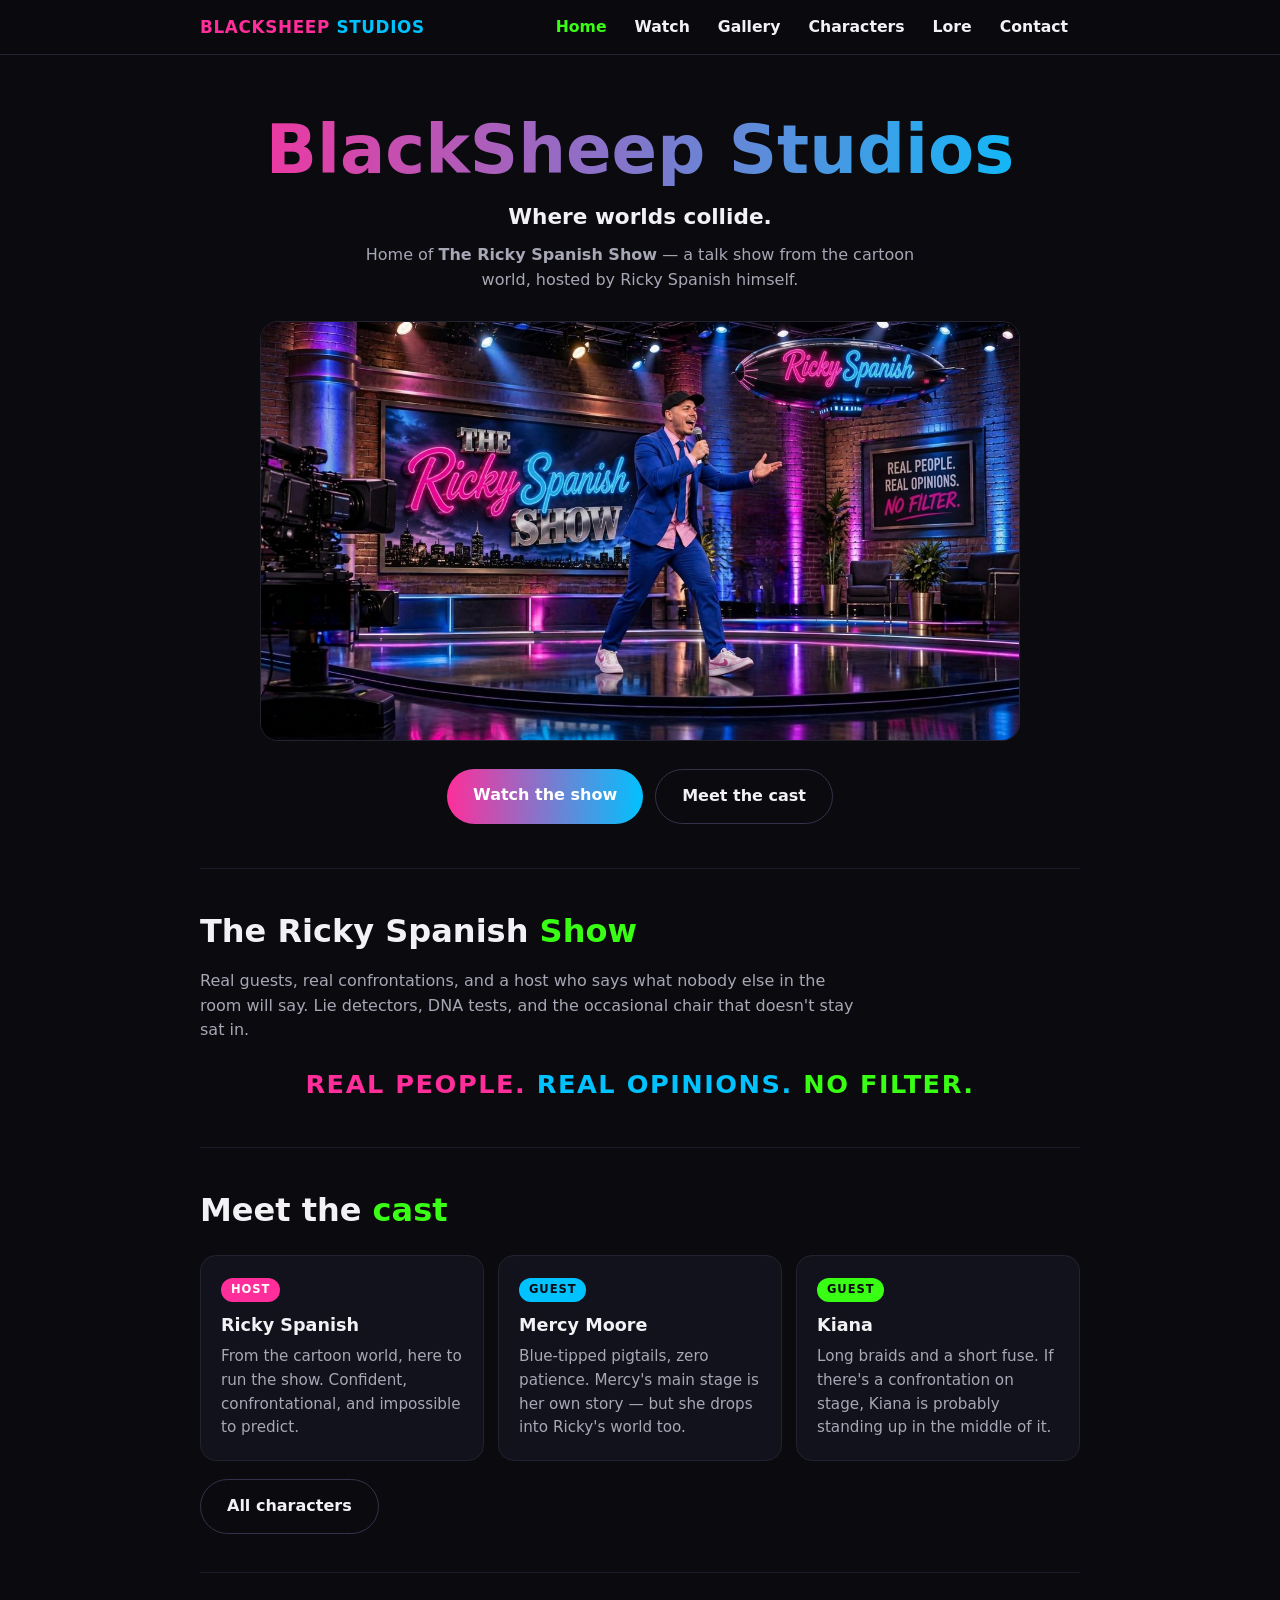
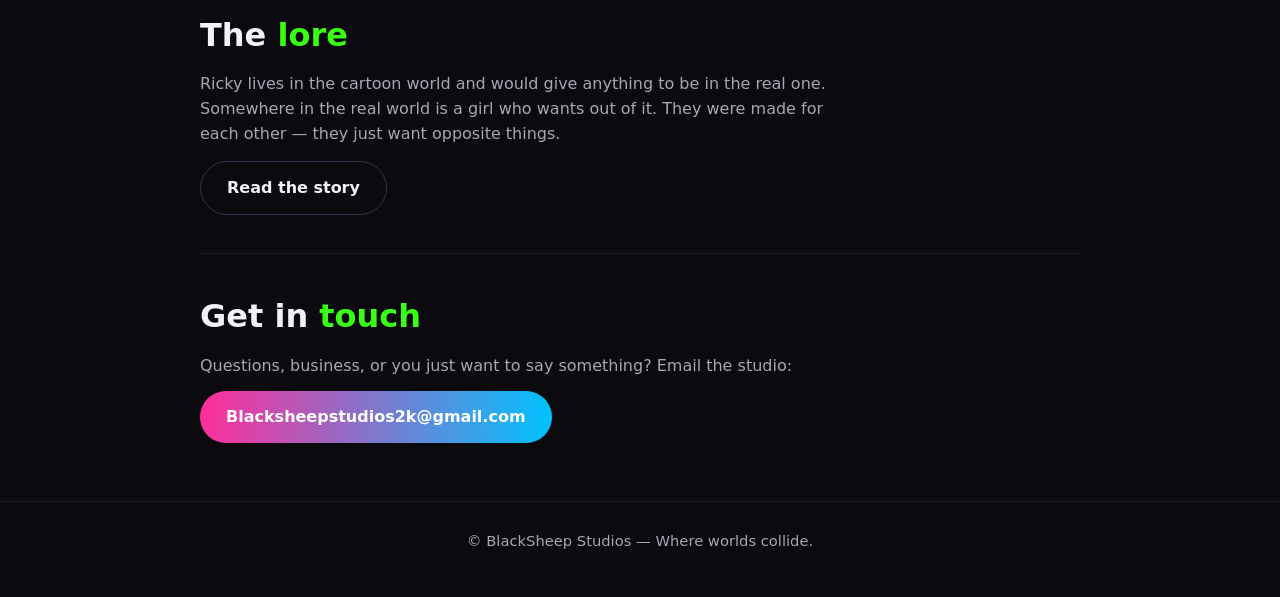
<file: index.html>
<!DOCTYPE html>
<html lang="en">
<head>
<meta charset="UTF-8">
<meta name="viewport" content="width=device-width, initial-scale=1.0">
<title>BlackSheep Studios — Where Worlds Collide</title>
<meta name="description" content="BlackSheep Studios — home of The Ricky Spanish Show. Real people. Real opinions. No filter.">
<link rel="stylesheet" href="style.css">
</head>
<body>

<header>
  <div class="wrap">
    <div class="bar">
      <a class="logo" href="index.html"><span class="bs">BLACKSHEEP</span> <span class="st">STUDIOS</span></a>
      <button class="menu-btn" aria-label="Menu" aria-expanded="false">
        <span class="b1"></span><span class="b2"></span><span class="b3"></span>
      </button>
    </div>
    <nav class="menu">
      <a href="index.html" class="active">Home</a>
      <a href="watch.html">Watch</a>
      <a href="gallery.html">Gallery</a>
      <a href="characters.html">Characters</a>
      <a href="lore.html">Lore</a>
      <a href="index.html#contact">Contact</a>
    </nav>
  </div>
</header>

<main class="wrap">

  <div class="hero">
    <h1>BlackSheep Studios</h1>
    <div class="tagline">Where worlds collide.</div>
    <p class="sub">Home of <strong>The Ricky Spanish Show</strong> — a talk show from the cartoon world, hosted by Ricky Spanish himself.</p>
    <img class="hero-img" src="images/ricky-center-stage.jpg" alt="Ricky Spanish center stage with a microphone under the lights">
    <div class="cta-row">
      <a class="btn btn-primary" href="watch.html">Watch the show</a>
      <a class="btn btn-ghost" href="characters.html">Meet the cast</a>
    </div>
  </div>

  <section id="show">
    <h2>The Ricky Spanish <span class="accent">Show</span></h2>
    <p class="lead">Real guests, real confrontations, and a host who says what nobody else in the room will say. Lie detectors, DNA tests, and the occasional chair that doesn't stay sat in.</p>
    <div class="show-line"><span class="p">REAL PEOPLE.</span> <span class="b">REAL OPINIONS.</span> <span class="g">NO FILTER.</span></div>
  </section>

  <section id="cast">
    <h2>Meet the <span class="accent">cast</span></h2>
    <div class="cards">
      <div class="card">
        <span class="badge pink">HOST</span>
        <h3>Ricky Spanish</h3>
        <p>From the cartoon world, here to run the show. Confident, confrontational, and impossible to predict.</p>
      </div>
      <div class="card">
        <span class="badge blue">GUEST</span>
        <h3>Mercy Moore</h3>
        <p>Blue-tipped pigtails, zero patience. Mercy's main stage is her own story — but she drops into Ricky's world too.</p>
      </div>
      <div class="card">
        <span class="badge">GUEST</span>
        <h3>Kiana</h3>
        <p>Long braids and a short fuse. If there's a confrontation on stage, Kiana is probably standing up in the middle of it.</p>
      </div>
    </div>
    <p style="margin-top:18px;"><a class="btn btn-ghost" href="characters.html">All characters</a></p>
  </section>

  <section id="lore-teaser">
    <h2>The <span class="accent">lore</span></h2>
    <p class="lead">Ricky lives in the cartoon world and would give anything to be in the real one. Somewhere in the real world is a girl who wants out of it. They were made for each other — they just want opposite things.</p>
    <p style="margin-top:14px;"><a class="btn btn-ghost" href="lore.html">Read the story</a></p>
  </section>

  <section id="contact">
    <h2>Get in <span class="accent">touch</span></h2>
    <p class="lead">Questions, business, or you just want to say something? Email the studio:</p>
    <p style="margin-top:12px;"><a class="btn btn-primary" href="mailto:Blacksheepstudios2k@gmail.com">Blacksheepstudios2k@gmail.com</a></p>
  </section>

</main>

<footer>
  <div class="wrap">© BlackSheep Studios — Where worlds collide.</div>
</footer>

<script src="script.js"></script>
</body>
</html>
</file>
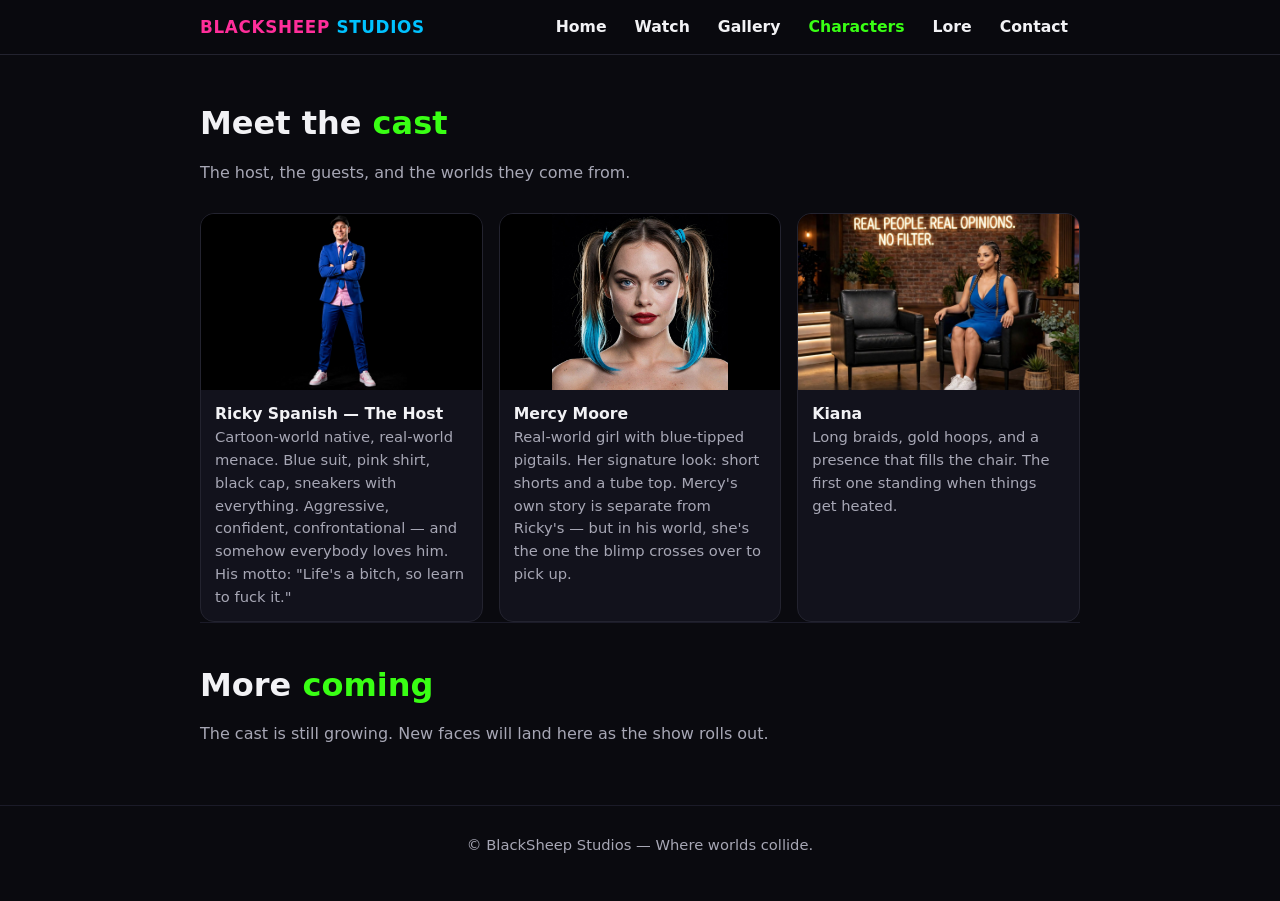
<file: characters.html>
<!DOCTYPE html>
<html lang="en">
<head>
<meta charset="UTF-8">
<meta name="viewport" content="width=device-width, initial-scale=1.0">
<title>Characters — BlackSheep Studios</title>
<meta name="description" content="Meet Ricky Spanish, Mercy Moore, Kiana, and the cast of BlackSheep Studios.">
<link rel="stylesheet" href="style.css">
</head>
<body>

<header>
  <div class="wrap">
    <div class="bar">
      <a class="logo" href="index.html"><span class="bs">BLACKSHEEP</span> <span class="st">STUDIOS</span></a>
      <button class="menu-btn" aria-label="Menu" aria-expanded="false">
        <span class="b1"></span><span class="b2"></span><span class="b3"></span>
      </button>
    </div>
    <nav class="menu">
      <a href="index.html">Home</a>
      <a href="watch.html">Watch</a>
      <a href="gallery.html">Gallery</a>
      <a href="characters.html" class="active">Characters</a>
      <a href="lore.html">Lore</a>
      <a href="index.html#contact">Contact</a>
    </nav>
  </div>
</header>

<main class="wrap">

  <div class="page-head">
    <h2>Meet the <span class="accent">cast</span></h2>
    <p class="lead">The host, the guests, and the worlds they come from.</p>
  </div>

  <div class="gallery-grid">

    <figure class="shot full">
      <img src="images/ricky-suit.jpg" alt="Ricky Spanish in his blue suit holding a microphone" loading="lazy">
      <figcaption><strong>Ricky Spanish — The Host</strong>Cartoon-world native, real-world menace. Blue suit, pink shirt, black cap, sneakers with everything. Aggressive, confident, confrontational — and somehow everybody loves him. His motto: "Life's a bitch, so learn to fuck it."</figcaption>
    </figure>

    <figure class="shot full">
      <img src="images/mercy-portrait.jpg" alt="Mercy Moore portrait with blue-tipped pigtails" loading="lazy">
      <figcaption><strong>Mercy Moore</strong>Real-world girl with blue-tipped pigtails. Her signature look: short shorts and a tube top. Mercy's own story is separate from Ricky's — but in his world, she's the one the blimp crosses over to pick up.</figcaption>
    </figure>

    <figure class="shot">
      <img src="images/kiana-chair.jpg" alt="Kiana in a blue dress seated in a guest chair" loading="lazy">
      <figcaption><strong>Kiana</strong>Long braids, gold hoops, and a presence that fills the chair. The first one standing when things get heated.</figcaption>
    </figure>

  </div>

  <section>
    <h2>More <span class="accent">coming</span></h2>
    <p class="lead">The cast is still growing. New faces will land here as the show rolls out.</p>
  </section>

</main>

<footer>
  <div class="wrap">© BlackSheep Studios — Where worlds collide.</div>
</footer>

<script src="script.js"></script>
</body>
</html>
</file>
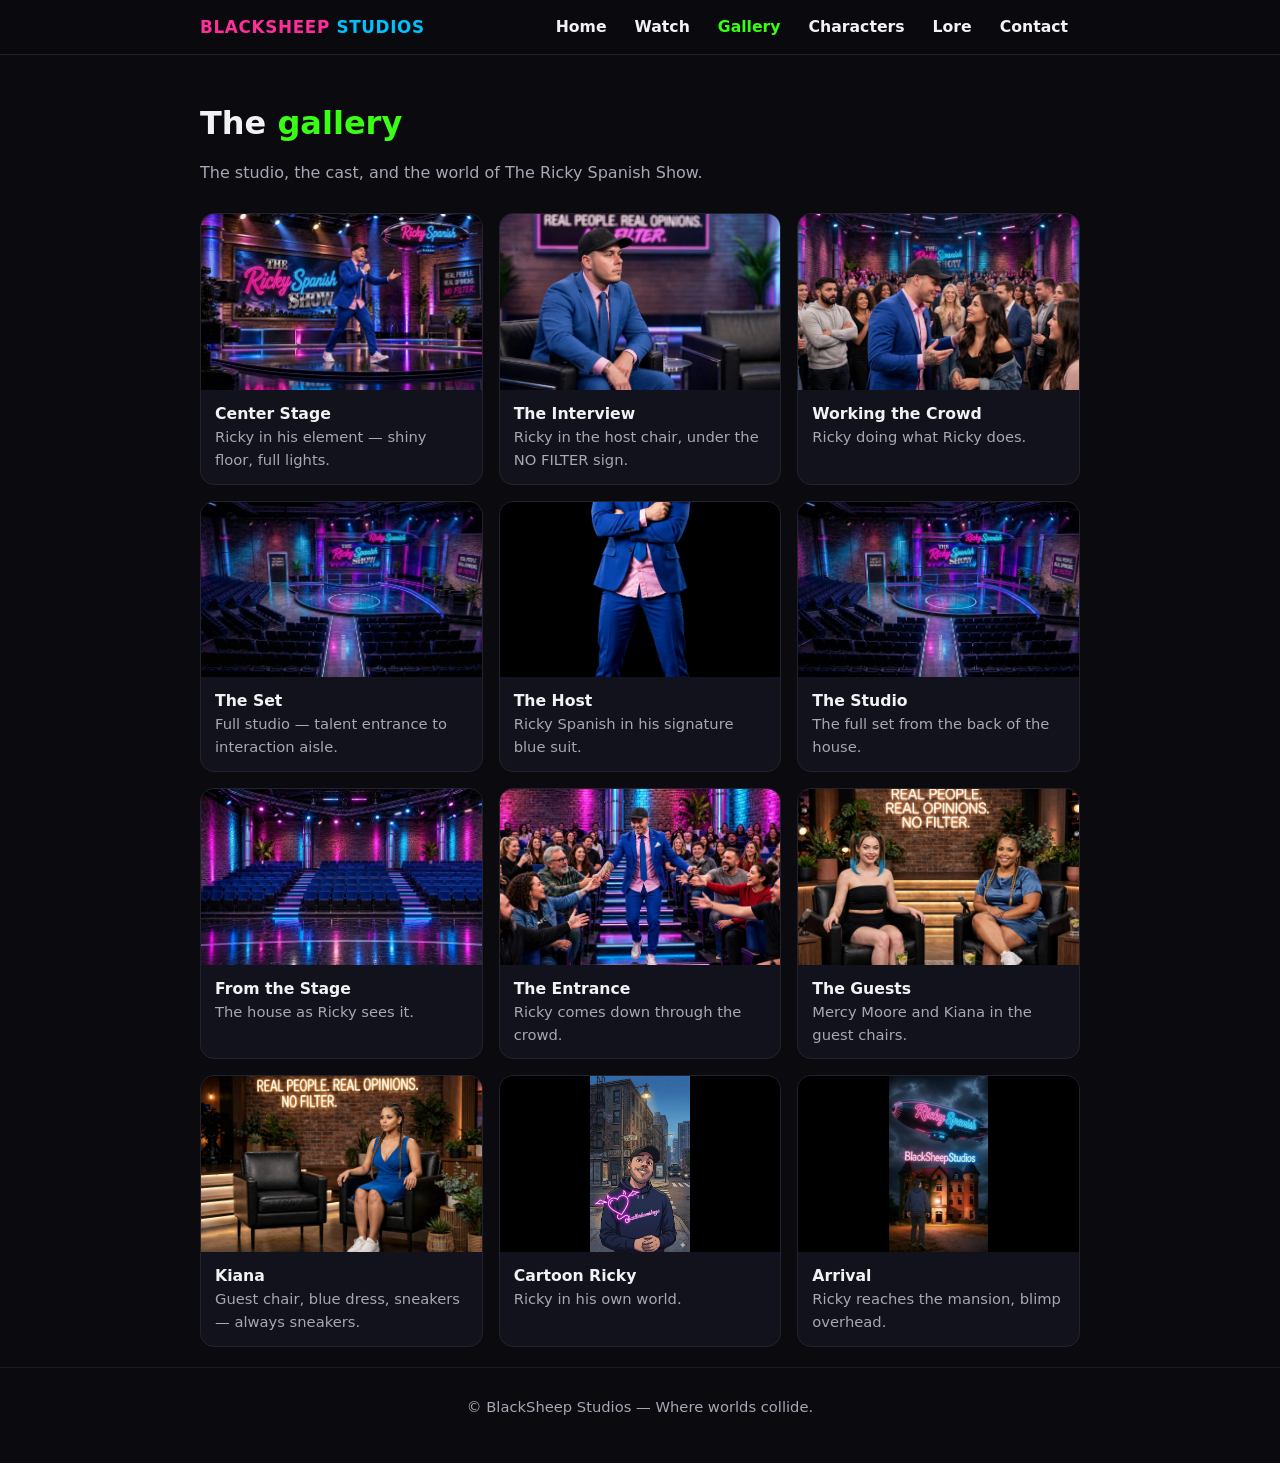
<file: gallery.html>
<!DOCTYPE html>
<html lang="en">
<head>
<meta charset="UTF-8">
<meta name="viewport" content="width=device-width, initial-scale=1.0">
<title>Gallery — BlackSheep Studios</title>
<meta name="description" content="Studio shots, characters, and key art from BlackSheep Studios and The Ricky Spanish Show.">
<link rel="stylesheet" href="style.css">
</head>
<body>

<header>
  <div class="wrap">
    <div class="bar">
      <a class="logo" href="index.html"><span class="bs">BLACKSHEEP</span> <span class="st">STUDIOS</span></a>
      <button class="menu-btn" aria-label="Menu" aria-expanded="false">
        <span class="b1"></span><span class="b2"></span><span class="b3"></span>
      </button>
    </div>
    <nav class="menu">
      <a href="index.html">Home</a>
      <a href="watch.html">Watch</a>
      <a href="gallery.html" class="active">Gallery</a>
      <a href="characters.html">Characters</a>
      <a href="lore.html">Lore</a>
      <a href="index.html#contact">Contact</a>
    </nav>
  </div>
</header>

<main class="wrap">

  <div class="page-head">
    <h2>The <span class="accent">gallery</span></h2>
    <p class="lead">The studio, the cast, and the world of The Ricky Spanish Show.</p>
  </div>

  <div class="gallery-grid">

    <figure class="shot">
      <img src="images/ricky-center-stage.jpg" alt="Ricky Spanish center stage with a microphone under the lights" loading="lazy">
      <figcaption><strong>Center Stage</strong>Ricky in his element — shiny floor, full lights.</figcaption>
    </figure>

    <figure class="shot">
      <img src="images/ricky-chair.jpg" alt="Ricky Spanish seated in the interview chair" loading="lazy">
      <figcaption><strong>The Interview</strong>Ricky in the host chair, under the NO FILTER sign.</figcaption>
    </figure>

    <figure class="shot">
      <img src="images/ricky-crowd.jpg" alt="Ricky Spanish talking with a woman in the audience" loading="lazy">
      <figcaption><strong>Working the Crowd</strong>Ricky doing what Ricky does.</figcaption>
    </figure>

    <figure class="shot">
      <img src="images/studio-wide.jpg" alt="Wide shot of the full studio set" loading="lazy">
      <figcaption><strong>The Set</strong>Full studio — talent entrance to interaction aisle.</figcaption>
    </figure>

    <figure class="shot">
      <img src="images/ricky-suit.jpg" alt="Ricky Spanish in his blue suit holding a microphone" loading="lazy">
      <figcaption><strong>The Host</strong>Ricky Spanish in his signature blue suit.</figcaption>
    </figure>

    <figure class="shot">
      <img src="images/studio-overlook.jpg" alt="Wide view of the Ricky Spanish Show studio" loading="lazy">
      <figcaption><strong>The Studio</strong>The full set from the back of the house.</figcaption>
    </figure>

    <figure class="shot">
      <img src="images/studio-stage-view.jpg" alt="View from the stage out over the audience seats" loading="lazy">
      <figcaption><strong>From the Stage</strong>The house as Ricky sees it.</figcaption>
    </figure>

    <figure class="shot">
      <img src="images/entrance.jpg" alt="Ricky Spanish making his entrance down the aisle" loading="lazy">
      <figcaption><strong>The Entrance</strong>Ricky comes down through the crowd.</figcaption>
    </figure>

    <figure class="shot">
      <img src="images/mercy-kiana.jpg" alt="Mercy Moore and Kiana seated in the guest chairs" loading="lazy">
      <figcaption><strong>The Guests</strong>Mercy Moore and Kiana in the guest chairs.</figcaption>
    </figure>

    <figure class="shot">
      <img src="images/kiana-chair.jpg" alt="Kiana seated in a guest chair" loading="lazy">
      <figcaption><strong>Kiana</strong>Guest chair, blue dress, sneakers — always sneakers.</figcaption>
    </figure>

    <figure class="shot full">
      <img src="images/cartoon-ricky-neon.jpg" alt="Cartoon Ricky on a city corner at dusk" loading="lazy">
      <figcaption><strong>Cartoon Ricky</strong>Ricky in his own world.</figcaption>
    </figure>

    <figure class="shot full">
      <img src="images/mansion-arrival.jpg" alt="Ricky approaching the BlackSheep Studios mansion with the blimp overhead" loading="lazy">
      <figcaption><strong>Arrival</strong>Ricky reaches the mansion, blimp overhead.</figcaption>
    </figure>

  </div>

</main>

<footer>
  <div class="wrap">© BlackSheep Studios — Where worlds collide.</div>
</footer>

<script src="script.js"></script>
</body>
</html>
</file>
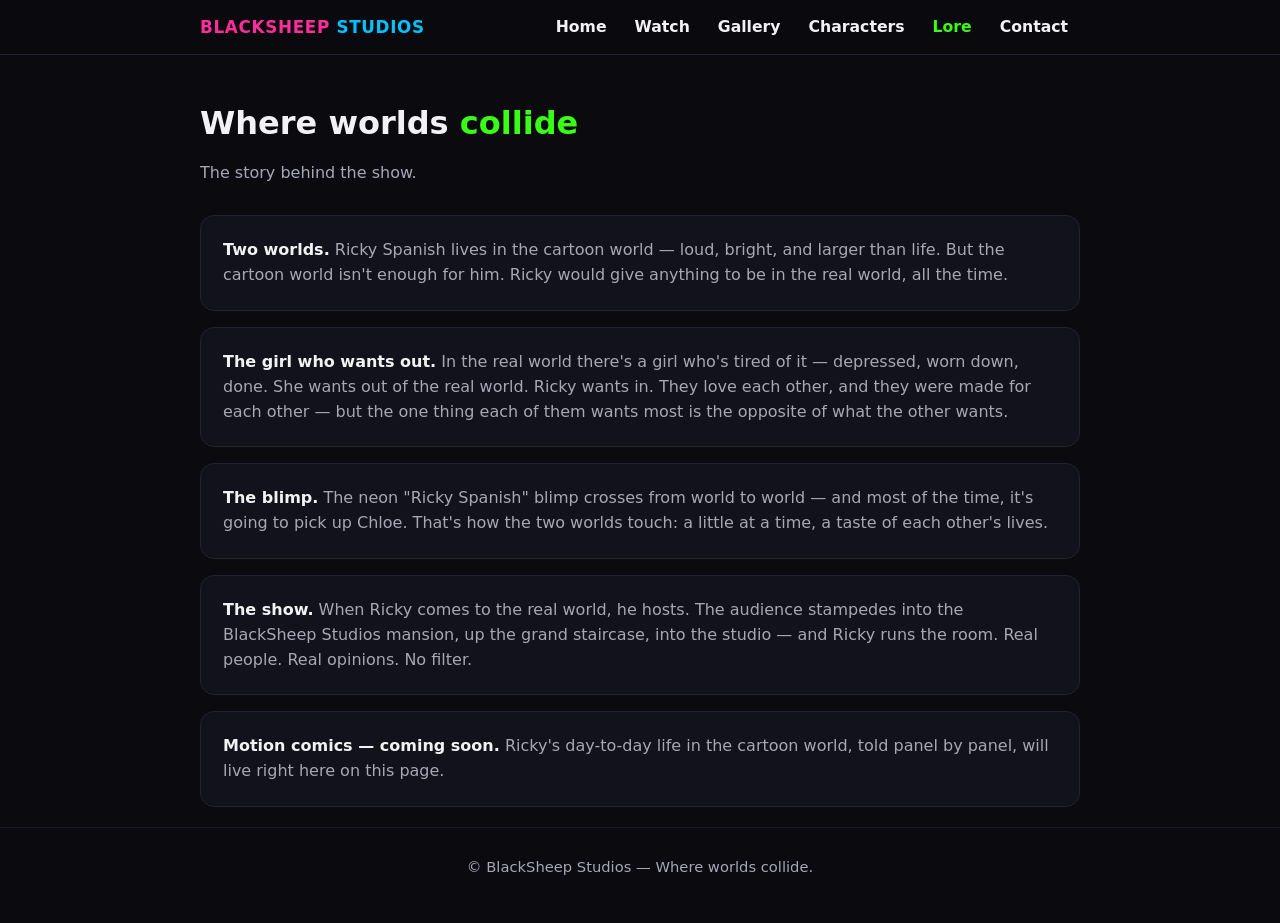
<file: lore.html>
<!DOCTYPE html>
<html lang="en">
<head>
<meta charset="UTF-8">
<meta name="viewport" content="width=device-width, initial-scale=1.0">
<title>Lore — BlackSheep Studios</title>
<meta name="description" content="The story behind The Ricky Spanish Show — two worlds, one blimp, and a love story built on opposite longings.">
<link rel="stylesheet" href="style.css">
</head>
<body>

<header>
  <div class="wrap">
    <div class="bar">
      <a class="logo" href="index.html"><span class="bs">BLACKSHEEP</span> <span class="st">STUDIOS</span></a>
      <button class="menu-btn" aria-label="Menu" aria-expanded="false">
        <span class="b1"></span><span class="b2"></span><span class="b3"></span>
      </button>
    </div>
    <nav class="menu">
      <a href="index.html">Home</a>
      <a href="watch.html">Watch</a>
      <a href="gallery.html">Gallery</a>
      <a href="characters.html">Characters</a>
      <a href="lore.html" class="active">Lore</a>
      <a href="index.html#contact">Contact</a>
    </nav>
  </div>
</header>

<main class="wrap">

  <div class="page-head">
    <h2>Where worlds <span class="accent">collide</span></h2>
    <p class="lead">The story behind the show.</p>
  </div>

  <div class="panel-seq">

    <div class="panel">
      <strong>Two worlds.</strong> Ricky Spanish lives in the cartoon world — loud, bright, and larger than life. But the cartoon world isn't enough for him. Ricky would give anything to be in the real world, all the time.
    </div>

    <div class="panel">
      <strong>The girl who wants out.</strong> In the real world there's a girl who's tired of it — depressed, worn down, done. She wants out of the real world. Ricky wants in. They love each other, and they were made for each other — but the one thing each of them wants most is the opposite of what the other wants.
    </div>

    <div class="panel">
      <strong>The blimp.</strong> The neon "Ricky Spanish" blimp crosses from world to world — and most of the time, it's going to pick up Chloe. That's how the two worlds touch: a little at a time, a taste of each other's lives.
    </div>

    <div class="panel">
      <strong>The show.</strong> When Ricky comes to the real world, he hosts. The audience stampedes into the BlackSheep Studios mansion, up the grand staircase, into the studio — and Ricky runs the room. Real people. Real opinions. No filter.
    </div>

    <div class="panel">
      <strong>Motion comics — coming soon.</strong> Ricky's day-to-day life in the cartoon world, told panel by panel, will live right here on this page.
    </div>

  </div>

</main>

<footer>
  <div class="wrap">© BlackSheep Studios — Where worlds collide.</div>
</footer>

<script src="script.js"></script>
</body>
</html>
</file>
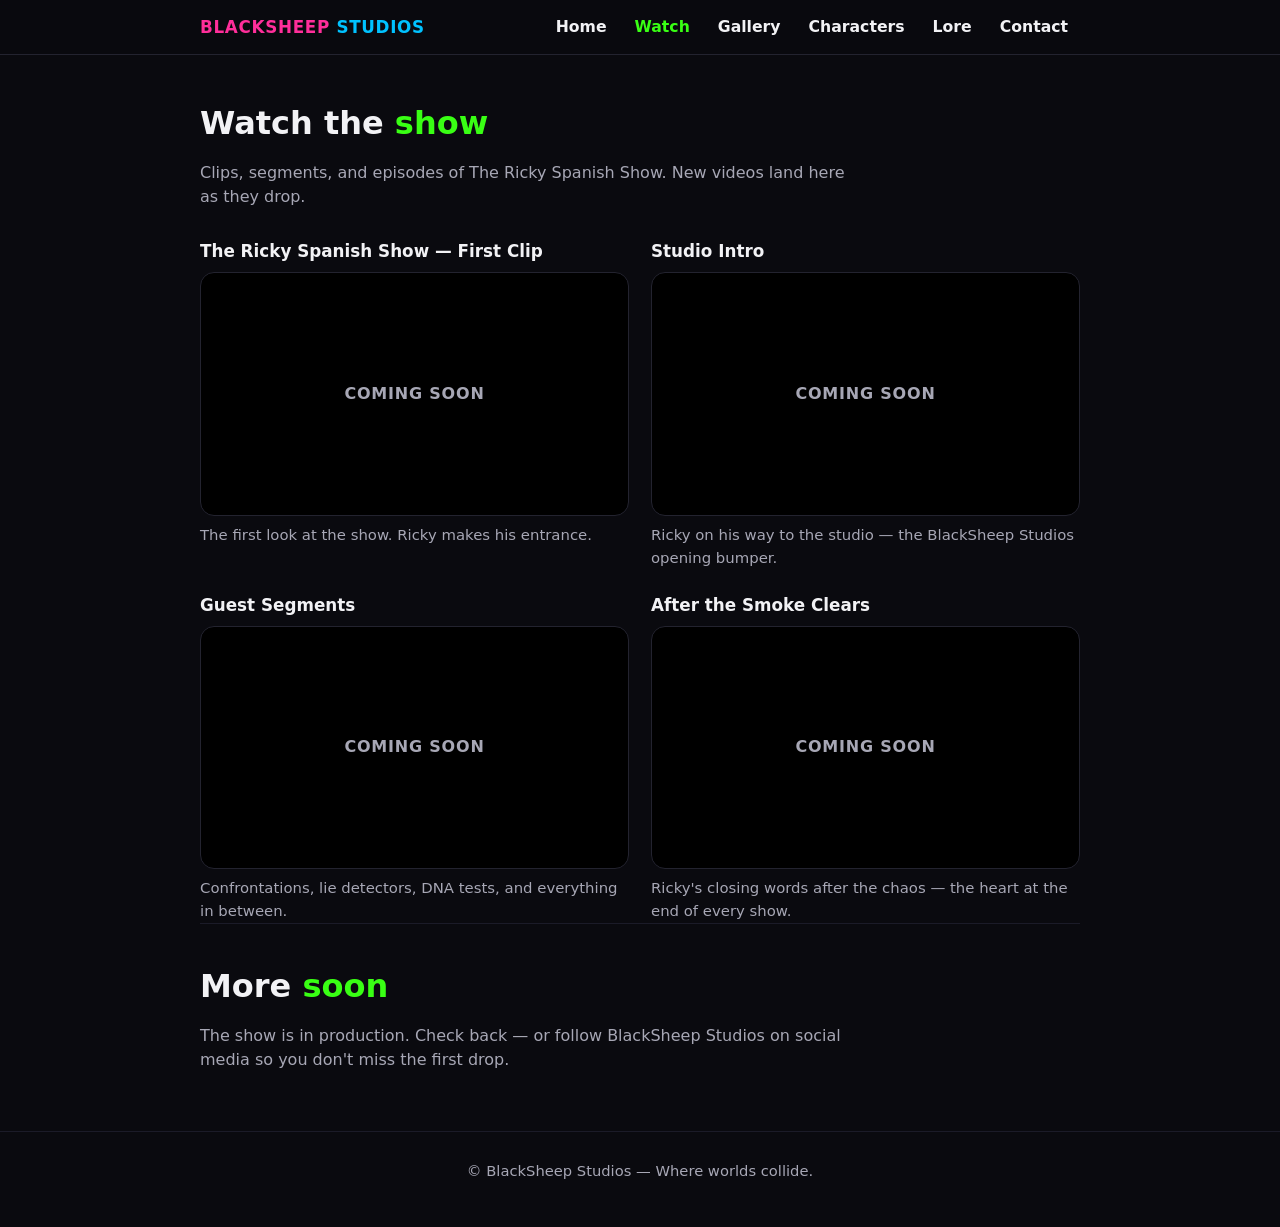
<file: watch.html>
<!DOCTYPE html>
<html lang="en">
<head>
<meta charset="UTF-8">
<meta name="viewport" content="width=device-width, initial-scale=1.0">
<title>Watch — BlackSheep Studios</title>
<meta name="description" content="Watch The Ricky Spanish Show — clips, segments, and episodes from BlackSheep Studios.">
<link rel="stylesheet" href="style.css">
</head>
<body>

<header>
  <div class="wrap">
    <div class="bar">
      <a class="logo" href="index.html"><span class="bs">BLACKSHEEP</span> <span class="st">STUDIOS</span></a>
      <button class="menu-btn" aria-label="Menu" aria-expanded="false">
        <span class="b1"></span><span class="b2"></span><span class="b3"></span>
      </button>
    </div>
    <nav class="menu">
      <a href="index.html">Home</a>
      <a href="watch.html" class="active">Watch</a>
      <a href="gallery.html">Gallery</a>
      <a href="characters.html">Characters</a>
      <a href="lore.html">Lore</a>
      <a href="index.html#contact">Contact</a>
    </nav>
  </div>
</header>

<main class="wrap">

  <div class="page-head">
    <h2>Watch the <span class="accent">show</span></h2>
    <p class="lead">Clips, segments, and episodes of The Ricky Spanish Show. New videos land here as they drop.</p>
  </div>

  <div class="video-grid">

    <div class="video-card">
      <h3>The Ricky Spanish Show — First Clip</h3>
      <div class="embed"><div class="soon">COMING SOON</div></div>
      <p>The first look at the show. Ricky makes his entrance.</p>
    </div>

    <div class="video-card">
      <h3>Studio Intro</h3>
      <div class="embed"><div class="soon">COMING SOON</div></div>
      <p>Ricky on his way to the studio — the BlackSheep Studios opening bumper.</p>
    </div>

    <div class="video-card">
      <h3>Guest Segments</h3>
      <div class="embed"><div class="soon">COMING SOON</div></div>
      <p>Confrontations, lie detectors, DNA tests, and everything in between.</p>
    </div>

    <div class="video-card">
      <h3>After the Smoke Clears</h3>
      <div class="embed"><div class="soon">COMING SOON</div></div>
      <p>Ricky's closing words after the chaos — the heart at the end of every show.</p>
    </div>

  </div>

  <section>
    <h2>More <span class="accent">soon</span></h2>
    <p class="lead">The show is in production. Check back — or follow BlackSheep Studios on social media so you don't miss the first drop.</p>
  </section>

</main>

<footer>
  <div class="wrap">© BlackSheep Studios — Where worlds collide.</div>
</footer>

<script src="script.js"></script>
</body>
</html>
</file>
<file: style.css>
:root {
  --bg: #0a0a0f;
  --panel: #12121c;
  --pink: #ff2e9a;
  --blue: #00c2ff;
  --green: #39ff14;
  --text: #f2f2f5;
  --muted: #a7a7b5;
  --line: #23232f;
}
* { box-sizing: border-box; margin: 0; padding: 0; }
body {
  background: var(--bg);
  color: var(--text);
  font-family: system-ui, -apple-system, "Segoe UI", Roboto, sans-serif;
  line-height: 1.55;
  -webkit-font-smoothing: antialiased;
}
.wrap { max-width: 920px; margin: 0 auto; padding: 0 20px; }
a { color: var(--blue); }

/* ---------- Header + menu ---------- */
header {
  position: sticky; top: 0; z-index: 50;
  background: rgba(10,10,15,.94);
  backdrop-filter: blur(8px);
  border-bottom: 1px solid var(--line);
}
.bar { display: flex; align-items: center; justify-content: space-between; padding: 14px 0; }
.logo { font-weight: 900; letter-spacing: .04em; font-size: 1.05rem; text-decoration: none; color: var(--text); }
.logo .bs { color: var(--pink); }
.logo .st { color: var(--blue); }

/* Menu button: three neon bars (pink / blue / green) */
.menu-btn {
  background: none; border: 1px solid #33334a; border-radius: 10px;
  width: 46px; height: 42px; cursor: pointer;
  display: flex; flex-direction: column; align-items: center; justify-content: center; gap: 5px;
}
.menu-btn span { display: block; width: 22px; height: 3px; border-radius: 2px; }
.menu-btn .b1 { background: var(--pink); }
.menu-btn .b2 { background: var(--blue); }
.menu-btn .b3 { background: var(--green); }

/* Dropdown menu (mobile) */
nav.menu {
  display: none;
  border-top: 1px solid var(--line);
  padding: 8px 0 14px;
}
nav.menu.open { display: block; }
nav.menu a {
  display: block; padding: 13px 4px;
  color: var(--text); text-decoration: none; font-size: 1.05rem; font-weight: 600;
  border-bottom: 1px solid #17171f;
}
nav.menu a:last-child { border-bottom: none; }
nav.menu a.active { color: var(--green); }

/* Desktop: horizontal nav, no button */
@media (min-width: 760px) {
  .menu-btn { display: none; }
  header .wrap { display: flex; align-items: center; }
  .bar { flex: 1; }
  nav.menu {
    display: flex; gap: 4px; border-top: none; padding: 0; margin-left: auto;
  }
  nav.menu a { border-bottom: none; padding: 8px 12px; font-size: .98rem; }
}

/* ---------- Hero ---------- */
.hero { text-align: center; padding: 60px 0 44px; }
.hero h1 {
  font-size: clamp(2.4rem, 9vw, 4.2rem);
  font-weight: 900; line-height: 1.05;
  background: linear-gradient(92deg, var(--pink), var(--blue));
  -webkit-background-clip: text; background-clip: text; color: transparent;
}
.tagline { margin-top: 14px; font-size: clamp(1.05rem, 4vw, 1.35rem); font-weight: 600; }
.sub { margin-top: 10px; color: var(--muted); max-width: 560px; margin-left: auto; margin-right: auto; }
.hero-img {
  display: block; width: 100%; max-width: 760px; margin: 28px auto 4px;
  border-radius: 18px; border: 1px solid var(--line); background: #000;
}
.cta-row { margin-top: 28px; display: flex; gap: 12px; justify-content: center; flex-wrap: wrap; }
.btn {
  display: inline-block; padding: 14px 26px; border-radius: 999px;
  font-weight: 700; text-decoration: none; font-size: 1rem;
}
.btn-primary { background: linear-gradient(92deg, var(--pink), var(--blue)); color: #fff; }
.btn-ghost { border: 1px solid #33334a; color: var(--text); }

/* ---------- Sections ---------- */
section { padding: 38px 0; border-top: 1px solid #1b1b28; }
.page-head { padding: 44px 0 8px; }
h2 { font-size: clamp(1.5rem, 5vw, 2rem); font-weight: 800; margin-bottom: 12px; }
h2 .accent { color: var(--green); }
p.lead { color: var(--muted); max-width: 660px; }
.show-line {
  font-weight: 900; letter-spacing: .06em; text-align: center;
  font-size: clamp(1.1rem, 4.5vw, 1.6rem); padding: 22px 0 4px;
}
.show-line .p { color: var(--pink); } .show-line .b { color: var(--blue); } .show-line .g { color: var(--green); }

/* ---------- Cards ---------- */
.cards { display: grid; grid-template-columns: 1fr; gap: 14px; margin-top: 20px; }
@media (min-width: 640px) { .cards { grid-template-columns: repeat(3, 1fr); } }
.card { background: var(--panel); border: 1px solid var(--line); border-radius: 16px; padding: 20px; }
.card h3 { font-size: 1.1rem; margin-bottom: 6px; }
.card p { color: var(--muted); font-size: .95rem; }
.badge {
  display: inline-block; font-size: .72rem; font-weight: 800; letter-spacing: .08em;
  color: #0a0a0f; background: var(--green); border-radius: 999px; padding: 3px 10px; margin-bottom: 10px;
}
.badge.blue { background: var(--blue); }
.badge.pink { background: var(--pink); color: #fff; }

/* ---------- Video embeds ---------- */
.video-grid { display: grid; grid-template-columns: 1fr; gap: 22px; margin-top: 20px; }
@media (min-width: 700px) { .video-grid { grid-template-columns: 1fr 1fr; } }
.video-card h3 { font-size: 1.05rem; margin-bottom: 8px; }
.video-card p { color: var(--muted); font-size: .93rem; margin-top: 8px; }
.embed {
  position: relative; width: 100%; padding-top: 56.25%;
  background: #000; border: 1px solid var(--line); border-radius: 14px; overflow: hidden;
}
.embed iframe { position: absolute; inset: 0; width: 100%; height: 100%; border: 0; }
.embed .soon {
  position: absolute; inset: 0; display: flex; align-items: center; justify-content: center;
  color: var(--muted); font-weight: 700; letter-spacing: .05em; text-align: center; padding: 16px;
}

/* ---------- Gallery ---------- */
.gallery-grid { display: grid; grid-template-columns: 1fr; gap: 16px; margin-top: 20px; }
@media (min-width: 560px) { .gallery-grid { grid-template-columns: 1fr 1fr; } }
@media (min-width: 860px) { .gallery-grid { grid-template-columns: 1fr 1fr 1fr; } }
figure.shot { background: var(--panel); border: 1px solid var(--line); border-radius: 14px; overflow: hidden; }
figure.shot img { width: 100%; display: block; aspect-ratio: 16/10; object-fit: cover; background: #000; }
figure.shot.full img { object-fit: contain; }
figure.shot figcaption { padding: 12px 14px; font-size: .92rem; color: var(--muted); }
figure.shot figcaption strong { color: var(--text); display: block; font-size: .98rem; }

/* ---------- Lore panels ---------- */
.panel-seq { margin-top: 22px; display: grid; gap: 16px; }
.panel {
  background: var(--panel); border: 1px solid var(--line); border-radius: 14px; padding: 22px;
  color: var(--muted);
}
.panel strong { color: var(--text); }

/* ---------- Footer ---------- */
footer { border-top: 1px solid #1b1b28; padding: 28px 0 44px; color: var(--muted); font-size: .92rem; text-align: center; margin-top: 20px; }
footer a { text-decoration: none; }
</file>
